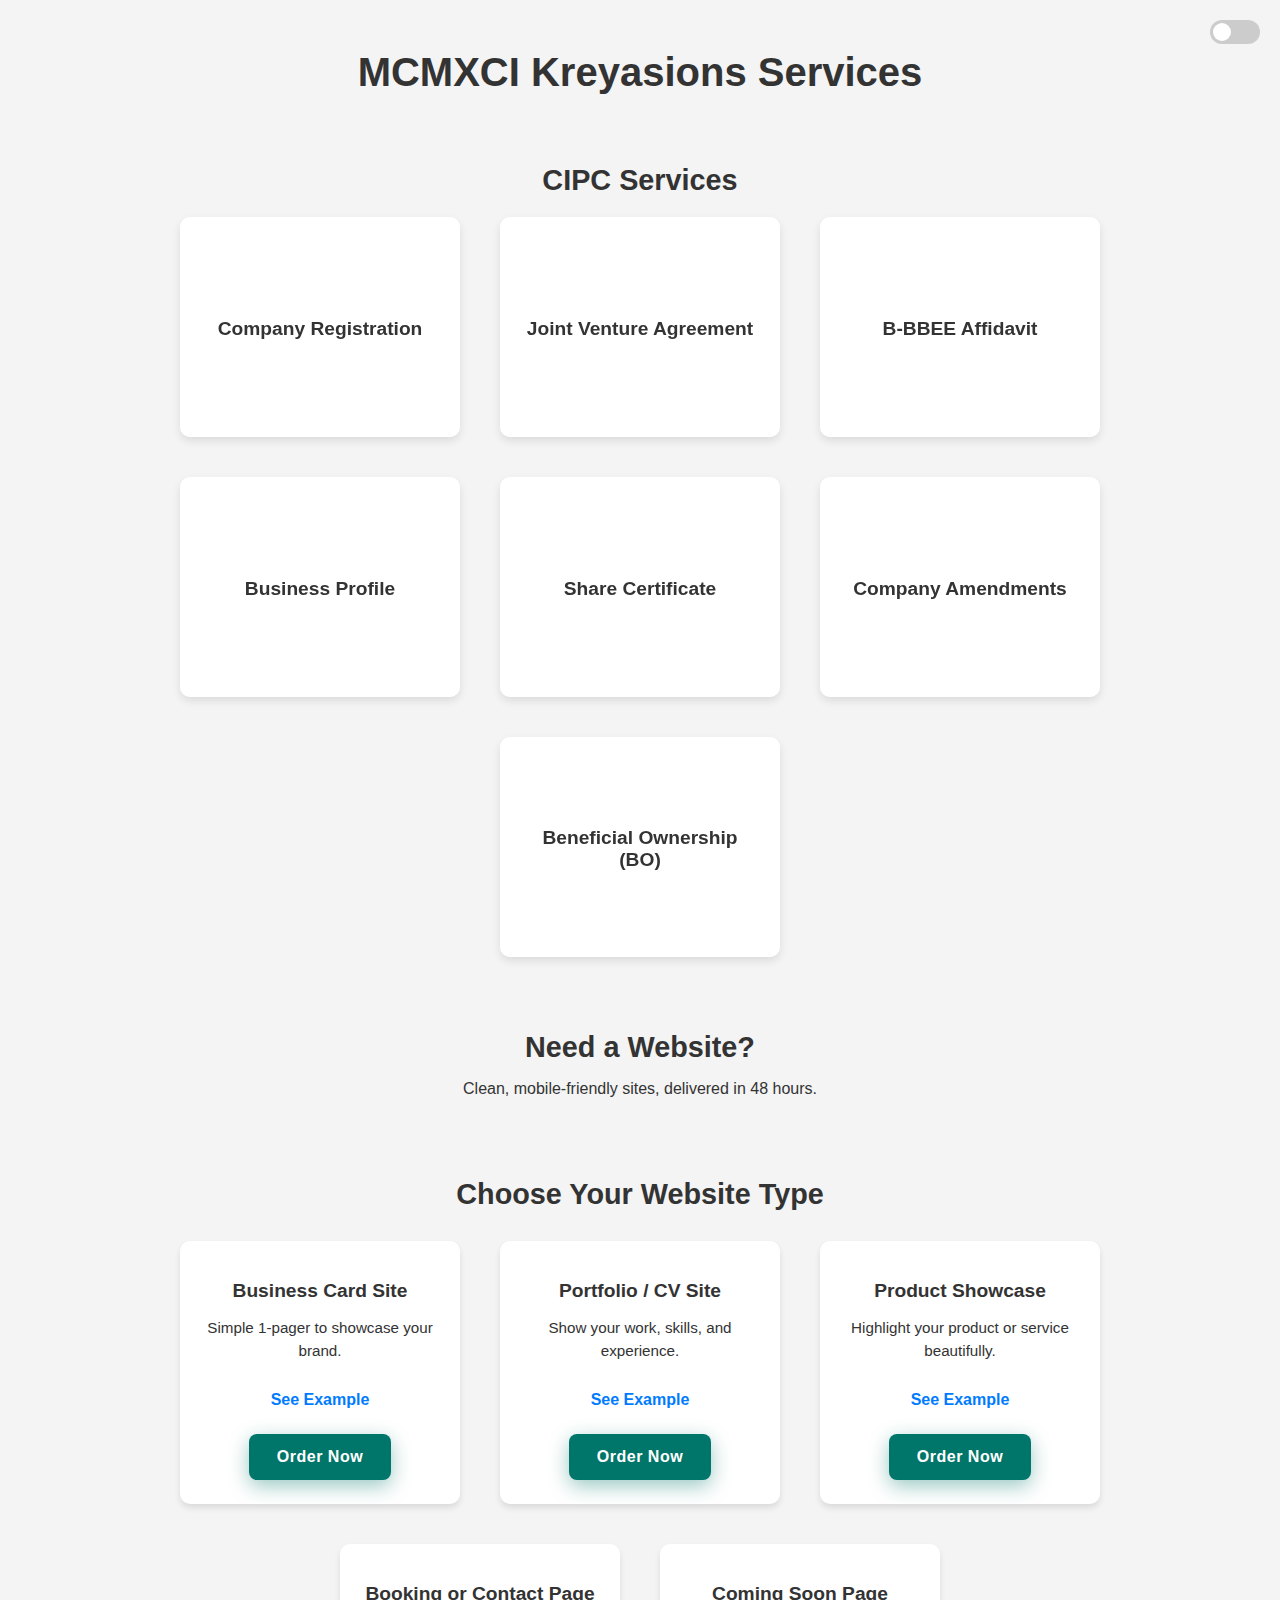
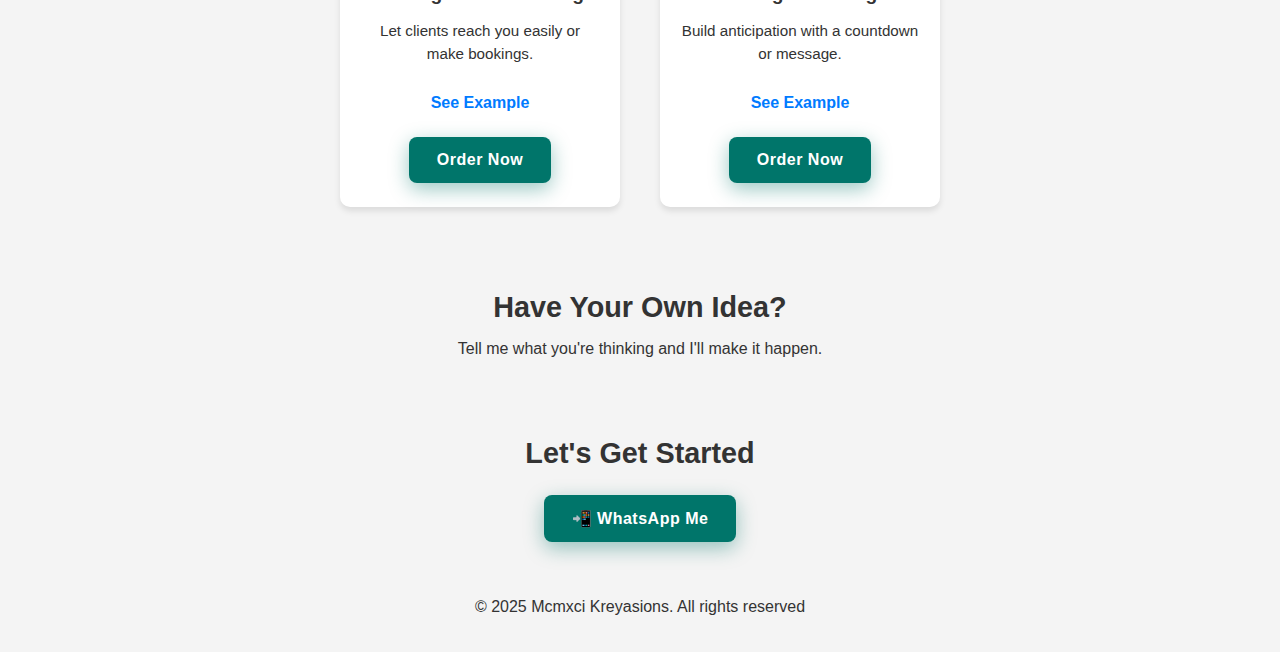
<file: index.html>
<!DOCTYPE html>
<html lang="en">
<head>
  <meta charset="UTF-8" />
  <meta name="viewport" content="width=device-width, initial-scale=1.0"/>
  <title>MCMXCI Kreyasions Services</title>
  <link rel="icon" href="1752904136.png" type="image/png">
  <link rel="stylesheet" href="style.css" />
  <style>
    .flip-card-container {
      display: flex;
      flex-wrap: wrap;
      gap: 20px;
      justify-content: center;
    }
    
    .flip-card {
      background-color: transparent;
      width: 280px;
      height: 220px;
      perspective: 1000px;
      margin: 10px;
    }

    .flip-card-inner {
      position: relative;
      width: 100%;
      height: 100%;
      text-align: center;
      transition: transform 0.8s;
      transform-style: preserve-3d;
      border-radius: 10px;
      box-shadow: 0 4px 8px rgba(0,0,0,0.1);
    }

    .flip-card:hover .flip-card-inner {
      transform: rotateY(180deg);
    }

    .flip-card-front, .flip-card-back {
      position: absolute;
      width: 100%;
      height: 100%;
      backface-visibility: hidden;
      display: flex;
      flex-direction: column;
      justify-content: center;
      align-items: center;
      padding: 20px;
      box-sizing: border-box;
      border-radius: 10px;
    }

    .flip-card-front {
      background: white;
    }

    .flip-card-back {
      background: white;
      transform: rotateY(180deg);
      padding: 25px;
    }
    
    .flip-card h3 {
      font-size: 1.2rem;
      margin-bottom: 15px;
    }

    .flip-card p {
      margin: 8px 0;
      font-size: 0.95rem;
      line-height: 1.5;
    }
    
    .price {
      font-weight: bold;
      margin-top: 10px;
      font-size: 1.1rem;
    }

    .flip-order-btn {
            background: #00756a;
            color: white;
            border: none;
            padding: 14px 28px;
            border-radius: 8px;
            cursor: pointer;
            margin-top: 15px;
            text-decoration: none;
            display: inline-block;
            font-weight: bold;
            font-size: 16px;
            position: relative;
            overflow: hidden;
            transition: color 0.3s 0.2s;
            z-index: 1;
            box-shadow: 0 6px 20px rgba(0, 117, 106, 0.4);
            letter-spacing: 0.5px;
        }
        
        .flip-order-btn::before {
            content: '';
            position: absolute;
            top: 0;
            left: -100%;
            width: 100%;
            height: 100%;
            background: #f5f1e6;
            transition: left 0.4s cubic-bezier(0.65, 0, 0.35, 1);
            z-index: -1;
            border-radius: 6px;
        }
        
        .flip-order-btn:hover {
            color: black;
            text-decoration: none;
            box-shadow: 0 6px 20px rgba(0, 117, 106, 0.5);
        }
        
        .flip-order-btn:hover::before {
            left: 0;
        }
        
        .flip-order-btn:not(:hover)::before {
            left: -100%;
            transition: left 0.4s cubic-bezier(0.65, 0, 0.35, 1);
        }

    .dark .flip-card-front, 
    .dark .flip-card-back {
      background: #1e1e1e;
      border: none;
      color: white;
    }
    
    .dark .flip-card h3 {
      color: white;
    }
    
    .dark .price {
      color: white;
    }
    
    .dark .flip-order-btn {
      background: #00756a;
    }
    
    .dark .flip-order-btn:hover {
      background: #005c44;
    }
    
    
    @media (max-width: 768px) {
      .flip-card {
        width: 100%;
        max-width: 250px;
      }
    }
  </style>
</head>
<body>
  <label class="switch">
    <input type="checkbox" id="theme-toggle">
    <span class="slider round"></span>
  </label>

  <header>
    <h1 class="main-title">MCMXCI Kreyasions Services</h1>
  </header>

  <section class="options">
    <h2 class="section-title">CIPC Services</h2>
    <div class="flip-card-container">
      <div class="flip-card">
        <div class="flip-card-inner">
          <div class="flip-card-front">
            <h3>Company Registration</h3>
          </div>
          <div class="flip-card-back">
            <p>Register a profit or non-profit company.</p>
            <p class="price">Profit: R600 | Non-Profit: R950</p>
            <a href="https://wa.me/27712905286?text=I%20would%20like%20to%20register%20a%20company." class="flip-order-btn">Order Now</a>
          </div>
        </div>
      </div>
      
      <div class="flip-card">
        <div class="flip-card-inner">
          <div class="flip-card-front">
            <h3>Joint Venture Agreement</h3>
          </div>
          <div class="flip-card-back">
            <p>Draft a legally binding joint venture agreement.</p>
            <p class="price">R550</p>
            <a href="https://wa.me/27712905286?text=I%20would%20like%20a%20Joint%20Venture%20Agreement." class="flip-order-btn">Order Now</a>
          </div>
        </div>
      </div>
      
      <div class="flip-card">
        <div class="flip-card-inner">
          <div class="flip-card-front">
            <h3>B-BBEE Affidavit</h3>
          </div>
          <div class="flip-card-back">
            <p>Submit a B-BBEE affidavit for compliance.</p>
            <p class="price">R80</p>
            <a href="https://wa.me/27712905286?text=I%20would%20like%20a%20B-BBEE%20Affidavit." class="flip-order-btn">Order Now</a>
          </div>
        </div>
      </div>
      
      <div class="flip-card">
        <div class="flip-card-inner">
          <div class="flip-card-front">
            <h3>Business Profile</h3>
          </div>
          <div class="flip-card-back">
            <p>Create a professional business profile document.</p>
            <p class="price">R350</p>
            <a href="https://wa.me/27712905286?text=I%20would%20like%20a%20Business%20Profile." class="flip-order-btn">Order Now</a>
          </div>
        </div>
      </div>
      
      <div class="flip-card">
        <div class="flip-card-inner">
          <div class="flip-card-front">
            <h3>Share Certificate</h3>
          </div>
          <div class="flip-card-back">
            <p>Issue or update share certificates.</p>
            <p class="price">R50</p>
            <a href="https://wa.me/27712905286?text=I%20would%20like%20a%20Share%20Certificate." class="flip-order-btn">Order Now</a>
          </div>
        </div>
      </div>
      
      <div class="flip-card">
        <div class="flip-card-inner">
          <div class="flip-card-front">
            <h3>Company Amendments</h3>
          </div>
          <div class="flip-card-back">
            <p>Update company details with CIPC.</p>
            <p class="price">R250</p>
            <a href="https://wa.me/27712905286?text=I%20would%20like%20to%20make%20Company%20Amendments." class="flip-order-btn">Order Now</a>
          </div>
        </div>
      </div>
      
      <div class="flip-card">
        <div class="flip-card-inner">
          <div class="flip-card-front">
            <h3>Beneficial Ownership (BO)</h3>
          </div>
          <div class="flip-card-back">
            <p>Submit your beneficial ownership details to CIPC.</p>
            <p class="price">R150</p>
            <a href="https://wa.me/27712905286?text=I%20would%20like%20to%20submit%20Beneficial%20Ownership%20details." class="flip-order-btn">Order Now</a>
          </div>
        </div>
      </div>
    </div>
  </section>

  <section class="custom-request">
    <h2 class="section-title">Need a Website?</h2>
    <p>Clean, mobile-friendly sites, delivered in 48 hours.</p>
  </section>

  <section class="options">

    <h2 class="section-title">Choose Your Website Type</h2>

    <div class="card-grid">

      <div class="card">
        <h3>Business Card Site</h3>
        <p>Simple 1-pager to showcase your brand.</p>
	<br>
        <a href="BusinessCard.html" target="_blank" class="link">See Example</a>
	<br>
        <a href="https://wa.me/27712905286?text=I%20would%20like%20to%20get%20a%20Business%20Card%20Site." color: white; target="_blank" class="flip-order-btn">Order Now
        </a>
      </div>

      <div class="card">
        <h3>Portfolio / CV Site</h3>
        <p>Show your work, skills, and experience.</p>
	<br>
        <a href="PortfolioCVSite.html" target="_blank" class="link">See Example</a>
	<br>
        <a href="https://wa.me/27712905286?text=I%20would%20like%20to%20get%20a%20Portfolio%20/%20CV%20Site." target="_blank" class="flip-order-btn">Order Now
        </a>
      </div>

      <div class="card">
        <h3>Product Showcase</h3>
        <p>Highlight your product or service beautifully.</p>
	<br>
        <a href="ProductShowcase.html" target="_blank" class="link">See Example</a>
	<br>
        <a href="https://wa.me/27712905286?text=I%20would%20like%20to%20get%20a%20Product%20Showcase%20Site." target="_blank" class="flip-order-btn">Order Now
        </a>
      </div>

      <div class="card">
        <h3>Booking or Contact Page</h3>
        <p>Let clients reach you easily or make bookings.</p>
	<br>
        <a href="BookingContactPage.html" target="_blank" class="link">See Example</a>
	<br>
        <a href="https://wa.me/27712905286?text=I%20would%20like%20to%20get%20a%20Booking%20or%20Contact%20Page." target="_blank" class="flip-order-btn">Order Now
        </a>
      </div>

      <div class="card">
        <h3>Coming Soon Page</h3>
        <p>Build anticipation with a countdown or message.</p>
	<br>
        <a href="ComingSoon.html" target="_blank" class="link">See Example</a>
	<br>
        <a href="https://wa.me/27712905286?text=I%20would%20like%20to%20get%20a%20Coming%20Soon%20Page." target="_blank" class="flip-order-btn">Order Now
        </a>
      </div>

    </div>
  </section>

  <section class="custom-request">
    <h2 class="section-title">Have Your Own Idea?</h2>
    <p>Tell me what you're thinking and I'll make it happen.</p>
  </section>

  <footer>
    <h2 class="section-title">Let's Get Started</h2>
    <a href="https://wa.me/27712905286" class="flip-order-btn">📲 WhatsApp Me</a>
    <br>
    <br>
    <br>
    <p>&copy; 2025 Mcmxci Kreyasions. All rights reserved</p>
  </footer>

  <script>
    const toggle = document.getElementById('theme-toggle');
    toggle.addEventListener('change', () => {
      document.body.classList.toggle('dark');
    });
    
    if (localStorage.getItem('theme') === 'dark' || 
        (!('theme' in localStorage) && window.matchMedia('(prefers-color-scheme: dark)').matches)) {
      document.body.classList.add('dark');
      toggle.checked = true;
    }
    
    toggle.addEventListener('change', () => {
      if (toggle.checked) {
        document.body.classList.add('dark');
        localStorage.setItem('theme', 'dark');
      } else {
        document.body.classList.remove('dark');
        localStorage.setItem('theme', 'light');
      }
    });
    
  </script>
</body>
</html>
</file>
<file: style.css>
* {
  box-sizing: border-box;
  font-family: Arial, sans-serif;
}

body {
  margin: 0;
  padding: 0;
  background: #f4f4f4;
  color: #333;
  transition: background 0.3s, color 0.3s;
}

body.dark {
  background: #121212;
  color: #eee;
}

header, section, footer {
  padding: 20px;
  text-align: center;
}

body.dark header {
  background: #1e1e1e;
}

header h1.main-title {
      font-size: 2.5rem;
      margin: 30px 0 5px;
    }

.card-grid {
  display: flex;
  flex-wrap: wrap;
  justify-content: center;
  gap: 20px;
  padding: 10px;
}

.card {
  background: white;
  border-radius: 10px;
  margin: 10px;
  padding: 20px;
  width:280px;
  box-shadow: 0 4px 6px rgba(0,0,0,0.1);
  transition: background 0.3s, color 0.3s;
}

body.dark .card {
  background: #1e1e1e;
  color: #eee;
}

.card:hover {
      transform: translateY(-5px);
    }

.card h3 {
      font-size: 1.2rem;
      margin-bottom: 10px;
    }

    .card p {
      font-size: 0.95rem;
      line-height: 1.5;
      margin-bottom: 10px;
    }

    .link {
      display: inline-block;
      margin-bottom: 10px;
      color: #007bff;
      font-weight: bold;
      text-decoration: none;
    }

    .link:hover {
      text-decoration: underline;
    }

body.dark .custom-request {
      background: #1e1e1e;
    }

    .custom-request textarea {
      width: 80%;
      height: 100px;
      padding: 10px;
      margin-top: 10px;
      border-radius: 8px;
      border: 1px solid #ccc;
      resize: vertical;
    }

.switch {
  position: absolute;
  top: 20px;
  right: 20px;
  display: inline-block;
  width: 50px;
  height: 24px;
}

.switch input {
  opacity: 0;
  width: 0;
  height: 0;
}

.slider {
  position: absolute;
  cursor: pointer;
  top: 0; left: 0;
  right: 0; bottom: 0;
  background-color: #ccc;
  transition: .4s;
  border-radius: 24px;
}

.slider:before {
  position: absolute;
  content: "";
  height: 18px;
  width: 18px;
  left: 3px;
  bottom: 3px;
  background-color: white;
  transition: .4s;
  border-radius: 50%;
}

input:checked + .slider {
  background-color: #2196F3;
}

input:checked + .slider:before {
  transform: translateX(26px);
}

    .section-title {
      font-size: 1.8rem;
      font-weight: bold;
      margin-bottom: 10px;
    }

    @media (max-width: 600px) {
      .card-grid {
        padding: 10px;
      }
    }
</file>
